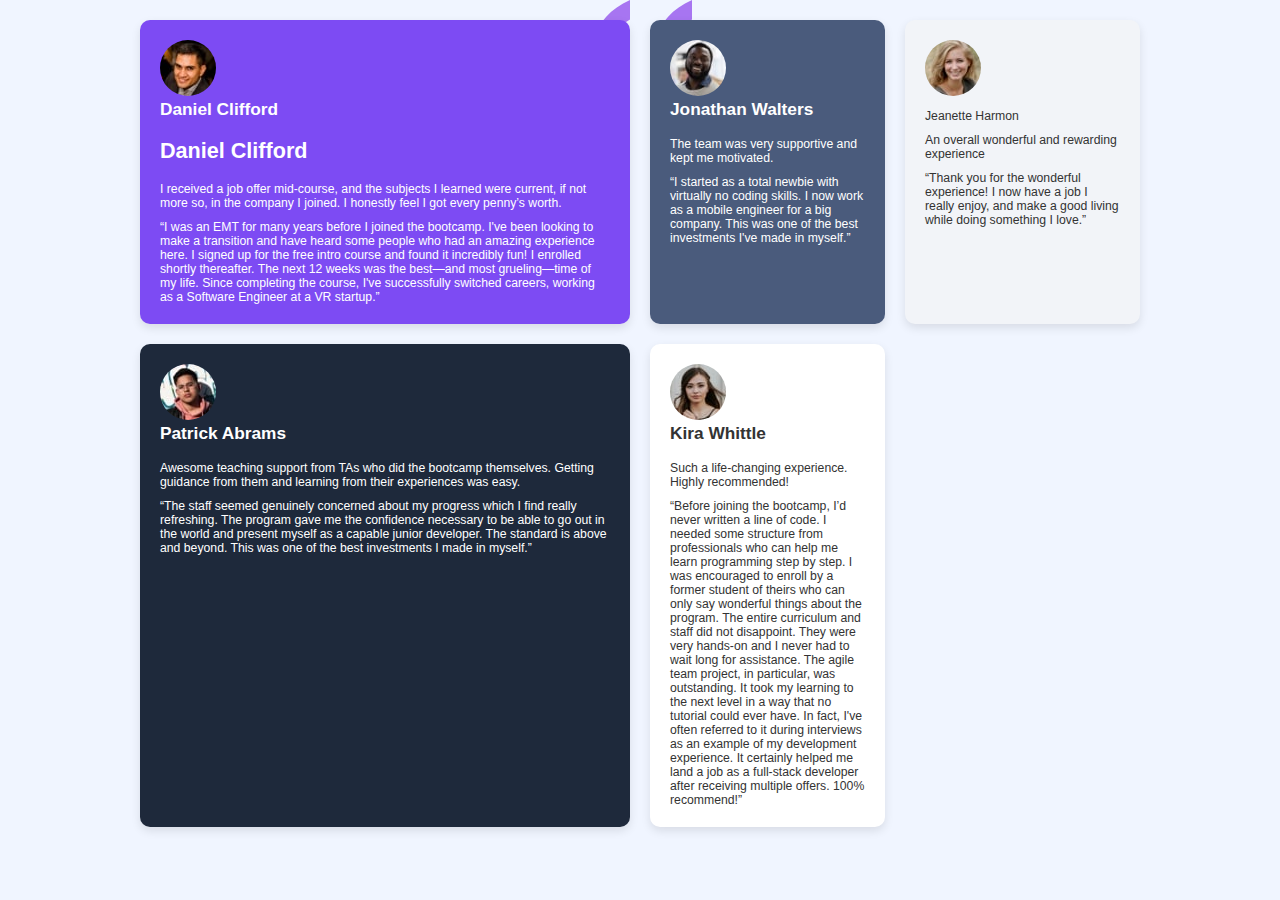
<file: CCB 2.0 Web Dev Assignment/Index.html>
<!DOCTYPE html>
<html lang="en">
  <head>
    <meta charset="UTF-8" />
    <meta name="viewport" content="width=device-width, initial-scale=1.0" />
    <title>Responsive Testimonials</title>
    <style>
      body {
        font-family: Arial, sans-serif;
        background-color: #f0f5ff;
        background-image: url(bg-pattern-quotation.svg);
        background-repeat: no-repeat;
        background-position-x: center;
        display: flex;
        justify-content: center;
        align-items: center;
        margin: 0;
        padding: 20px;
      }

      .testimonial-container {
        display: grid;
        grid-template-columns: repeat(4, 1fr);
        grid-gap: 20px;
        max-width: 1000px;
        width: 100%;
      }

      .testimonial-container img {
        border-radius: 50px;
      }

      .testimonial-card {
        padding: 20px;
        border-radius: 10px;
        color: white;
        box-shadow: 0 4px 10px rgba(0, 0, 0, 0.1);
        font-size: 0.9em;
      }

      .testimonial-card h3 {
        margin-top: 0;
        font-size: 1.2em;
      }

      .testimonial-card p {
        margin: 10px 0 0;
        font-size: 0.85em;
      }

      /* Colors for different cards */
      .purple {
        background-color: #7d4bf3;
        grid-column: span 2;
      }
      .blue {
        background-color: #4a5b7c;
        grid-column: span 1;
      }
      .light-gray {
        background-color: #f2f4f8;
        color: #333;
        grid-column: span 1;
      }
      .dark-blue {
        background-color: #1e293b;
        grid-column: span 2;
      }
      .white {
        background-color: #ffffff;
        color: #333;
        grid-column: span 1;
      }

      /* Responsive layout for smaller screens */
      @media (max-width: 768px) {
        .testimonial-container {
          grid-template-columns: 1fr;
        }
        .testimonial-card {
          grid-column: span 1;
        }
      }
    </style>
  </head>
  <body>
    <div class="testimonial-container">
      <div class="testimonial-card purple">
        <img src="image-daniel.jpg" />
        <h3>Daniel Clifford</h3>
        <h2 class="text-[13px] font-semibold mb-1 text-white">
          Daniel Clifford
        </h2>

        <p>
          I received a job offer mid-course, and the subjects I learned were
          current, if not more so, in the company I joined. I honestly feel I
          got every penny’s worth.
        </p>
        <p>
          “I was an EMT for many years before I joined the bootcamp. I've been
          looking to make a transition and have heard some people who had an
          amazing experience here. I signed up for the free intro course and
          found it incredibly fun! I enrolled shortly thereafter. The next 12
          weeks was the best—and most grueling—time of my life. Since completing
          the course, I've successfully switched careers, working as a Software
          Engineer at a VR startup.”
        </p>
      </div>

      <div class="testimonial-card blue">
        <img src="image-jonathan.jpg" />
        <h3>Jonathan Walters</h3>

        <p>The team was very supportive and kept me motivated.</p>
        <p>
          “I started as a total newbie with virtually no coding skills. I now
          work as a mobile engineer for a big company. This was one of the best
          investments I've made in myself.”
        </p>
      </div>

      <div class="testimonial-card light-gray">
        <img src="image-jeanette.jpg" />
        <p class="img">Jeanette Harmon</p>

        <p>An overall wonderful and rewarding experience</p>
        <p>
          “Thank you for the wonderful experience! I now have a job I really
          enjoy, and make a good living while doing something I love.”
        </p>
      </div>

      <div class="testimonial-card dark-blue">
        <img src="image-patrick.jpg" />
        <h3>Patrick Abrams</h3>

        <p>
          Awesome teaching support from TAs who did the bootcamp themselves.
          Getting guidance from them and learning from their experiences was
          easy.
        </p>
        <p>
          “The staff seemed genuinely concerned about my progress which I find
          really refreshing. The program gave me the confidence necessary to be
          able to go out in the world and present myself as a capable junior
          developer. The standard is above and beyond. This was one of the best
          investments I made in myself.”
        </p>
      </div>

      <div class="testimonial-card white">
        <img src="image-kira.jpg" />
        <h3>Kira Whittle</h3>

        <p>Such a life-changing experience. Highly recommended!</p>
        <p>
          “Before joining the bootcamp, I’d never written a line of code. I
          needed some structure from professionals who can help me learn
          programming step by step. I was encouraged to enroll by a former
          student of theirs who can only say wonderful things about the program.
          The entire curriculum and staff did not disappoint. They were very
          hands-on and I never had to wait long for assistance. The agile team
          project, in particular, was outstanding. It took my learning to the
          next level in a way that no tutorial could ever have. In fact, I've
          often referred to it during interviews as an example of my development
          experience. It certainly helped me land a job as a full-stack
          developer after receiving multiple offers. 100% recommend!”
        </p>
      </div>
    </div>
  </body>
</html>
</file>
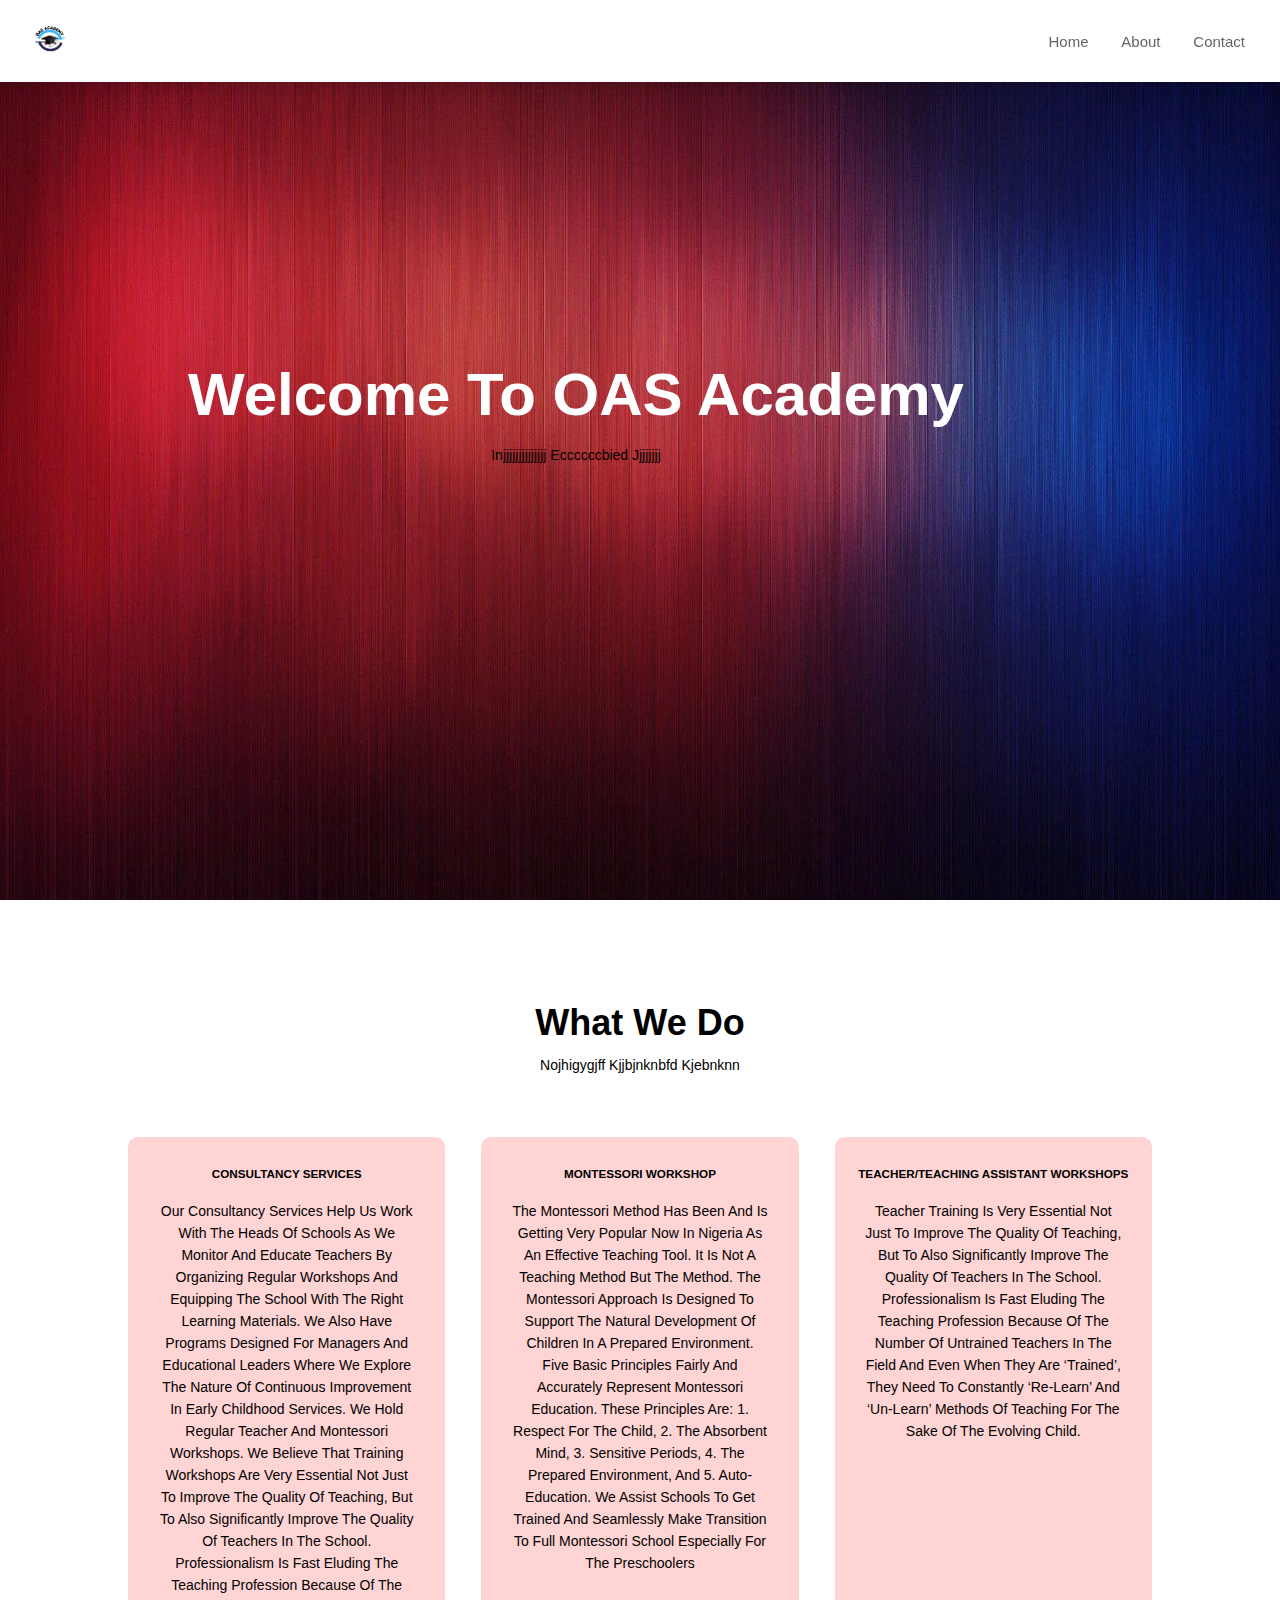
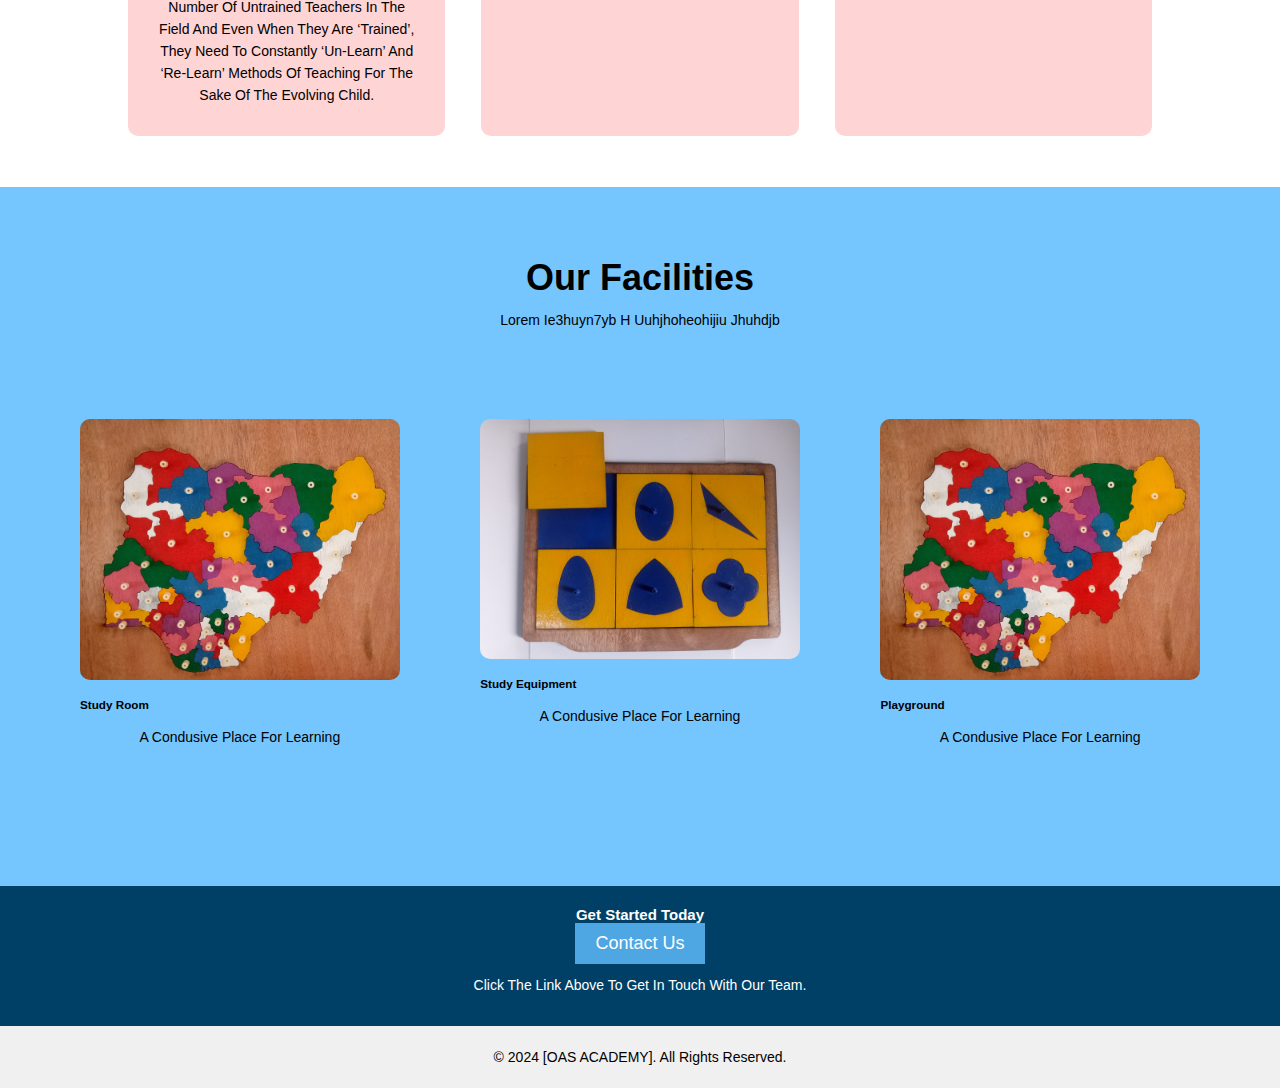
<file: Main Web - Copy/index.html>
<!DOCTYPE html>
<html lang="en">
  <head>
    <meta charset="utf-8" />
    <meta
      name="viewport"
      content="width=device-width, initial-scale=1, shrink-to-fit=no"
    />
    <link rel="stylesheet" href="style2.css" />
    <link
      rel="stylesheet"
      href="http://cdnjs.cloudflare.com/ajax/libs/font-awesome/5.15.3/css/all.min.css"
    />
    <!-- Boxicons CSS -->
    <link
      href="https://unpkg.com/boxicons@2.1.4/css/boxicons.min.css"
      rel="stylesheet"
    />
  </head>

  <body>
    <!-- Header Section -->
    <header>
      <input type="checkbox" name="" id="toggler" />
      <label for="toggler" class="bx bx-menu"></label>

      <a href="#" class="logo"> <img src="logo2.jpg" alt="OAS ACADEMY" /> </a>
      <nav class="navbar">
        <a href="index.html">Home</a>
        <a href="about.html">About</a>
        <a href="contact.html">Contact</a>
      </nav>
    </header>

   
    <section class="header">
      <img src="wp3.jpg" alt="" />

      <div class="text-box">
        <h1>Welcome to OAS Academy</h1>
        <p>injjjjjjjjjjjjjj eccccccbied jjjjjjjj</p>
      </div>
    </section>

   

    <!--- Course section --->
    <section class="course">
      <h1>What We Do</h1>
      <p>nojhigygjff kjjbjnknbfd kjebnknn</p>

      <div class="row">
        <div class="course-col">
          <h3>CONSULTANCY SERVICES</h3>
          <p>
            Our consultancy services help us work with the heads of schools as
            we monitor and educate teachers by organizing regular workshops and
            equipping the school with the right learning materials. We also have
            programs designed for managers and educational leaders where we
            explore the nature of continuous improvement in early childhood
            services. We hold regular Teacher and Montessori workshops. We
            believe that training workshops are very essential not just to
            improve the quality of teaching, but to also significantly improve
            the quality of teachers in the school. Professionalism is fast
            eluding the teaching profession because of the number of untrained
            teachers in the field and even when they are ‘trained’, they need to
            constantly ‘un-learn’ and ‘re-learn’ methods of teaching for the
            sake of the evolving child.
          </p>
        </div>
        <div class="course-col">
          <h3>MONTESSORI WORKSHOP</h3>
          <p>
            The Montessori Method has been and is getting very popular now in
            Nigeria as an effective teaching tool. It is not a teaching Method
            but The Method. The Montessori approach is designed to support the
            natural development of children in a prepared environment. Five
            basic principles fairly and accurately represent Montessori
            Education. These principles are: 1. Respect for the child, 2. the
            Absorbent mind, 3. Sensitive periods, 4. the Prepared Environment,
            and 5. Auto-education. We assist schools to get trained and
            seamlessly make transition to full Montessori school especially for
            the preschoolers
          </p>
        </div>
        <div class="course-col">
          <h3>TEACHER/TEACHING ASSISTANT WORKSHOPS</h3>
          <p>
            Teacher training is very essential not just to improve the quality
            of teaching, but to also significantly improve the quality of
            teachers in the school. Professionalism is fast eluding the Teaching
            profession because of the number of untrained teachers in the field
            and even when they are ‘trained’, they need to constantly ‘re-learn’
            and ‘un-learn’ methods of teaching for the sake of the evolving
            child.
          </p>
        </div>
      </div>
    </section>

    
    



    <!-- Features Section -->
     <div class="Good">
      <section class="facilities">
        <h1>our Facilities</h1>
        <p>lorem ie3huyn7yb h uuhjhoheohijiu jhuhdjb</p>
  
        <div class="row">
          <div class="facilities-col">
            <img src="Home 1.jpg" alt="" />
            <h3>Study Room</h3>
            <p>A condusive place for learning</p>
          </div>
  
          <div class="facilities-col">
            <img src="Home 2.jpg" alt="" />
            <h3>Study Equipment</h3>
            <p>A condusive place for learning</p>
          </div>
  
          <div class="facilities-col">
            <img src="Home 1.jpg" alt="" />
            <h3>playground</h3>
            <p>A condusive place for learning</p>
          </div>
        </div>
      </section>
    
    </div>

    <!-- Call-to-Action Section -->
    <section id="cta">
      <h2>Get Started Today</h2>
      <a href="contact.html"><button>Contact Us</button></a>

      <p>click the link above to get in touch with our team.</p>
    </section>

    <!-- Footer Section -->
    <footer id="Contact">
      <p>&copy; 2024 [OAS ACADEMY]. All rights reserved.</p>

    
  </body>
</html>
</file>
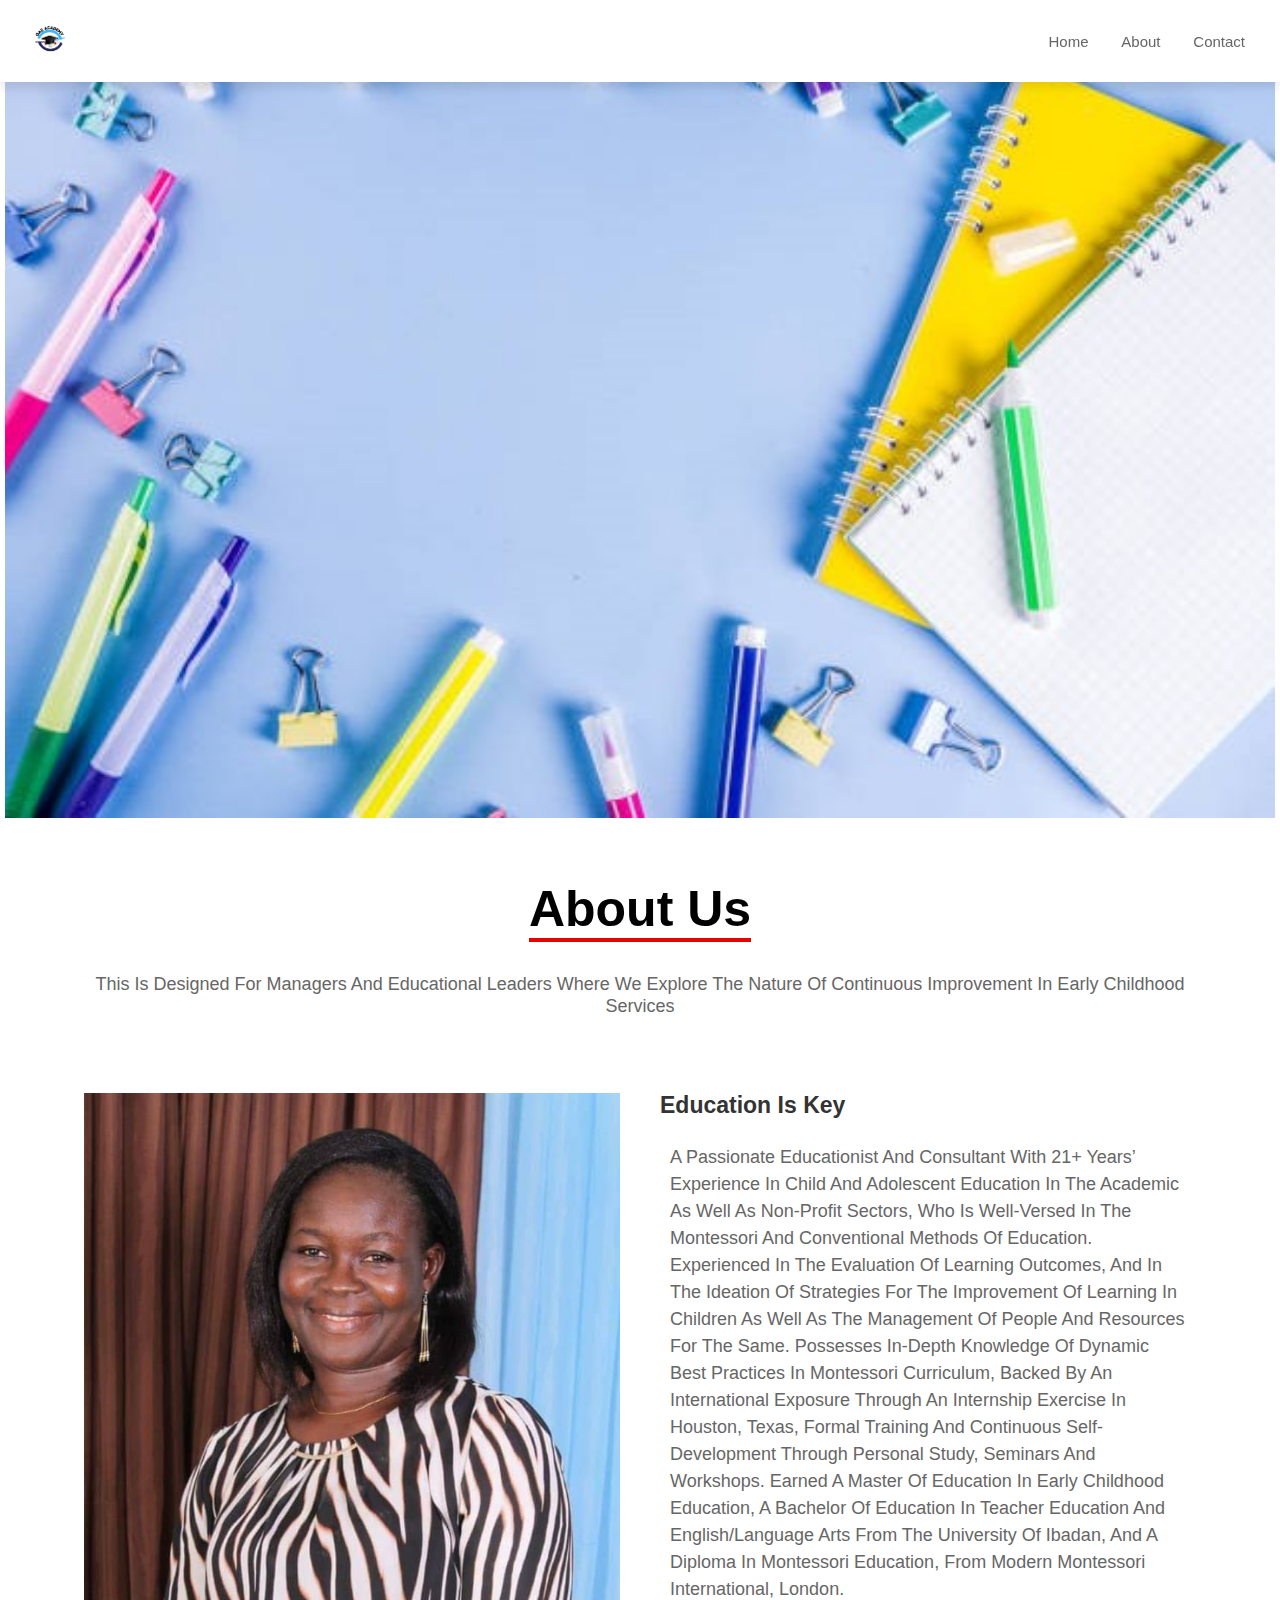
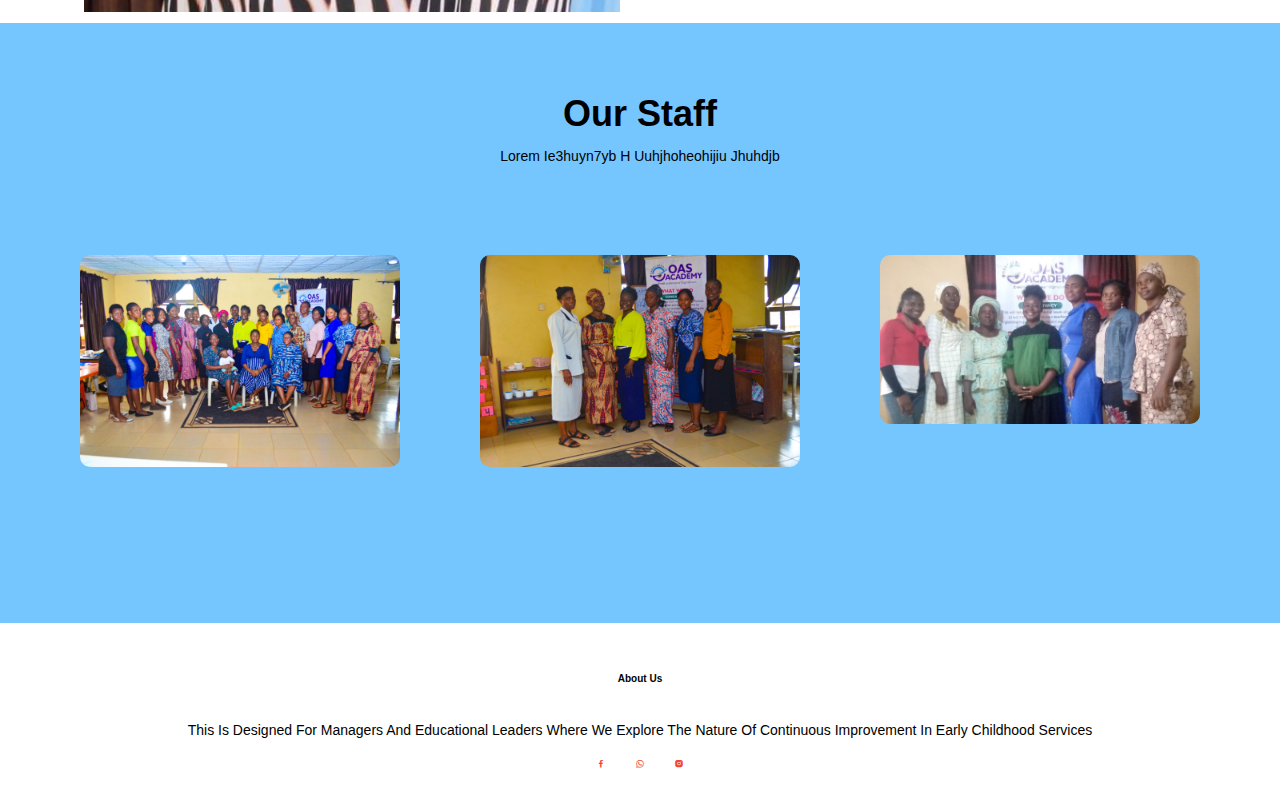
<file: Main Web - Copy/about.html>
<!DOCTYPE html>
<html lang="en">
  <head>
    <meta charset="utf-8" />
    <meta
      name="viewport"
      content="width=device-width, initial-scale=1, shrink-to-fit=no"
    />
    <link rel="stylesheet" href="style2.css" />
    <link
      rel="stylesheet"
      href="http://cdnjs.cloudflare.com/ajax/libs/font-awesome/5.15.3/css/all.min.css"
    />
    <!-- Boxicons CSS -->
    <link
      href="https://unpkg.com/boxicons@2.1.4/css/boxicons.min.css"
      rel="stylesheet"
    />
  </head>
  <body>
    <header>
      <input type="checkbox" name="" id="toggler" />
      <label for="toggler" class="bx bx-menu"></label>

      <a href="#" class="logo"> <img src="logo2.jpg" alt="OAS ACADEMY" /> </a>

      <nav class="navbar">
        <a href="index.html">Home</a>
        <a href="about.html">About</a>
        <a href="contact.html">Contact</a>
      </nav>
    </header>
    <div class="hero">
      <img src="bac 3.jpg.jpg" alt="Hero Image" />
    </div>

    <div class="heading">
      <h1>About us</h1>
      <p>
        This is designed for managers and educational leaders where we explore
        the nature of continuous improvement in early childhood services
      </p>
    </div>
    <div class="container">
      <section class="about">
        <div class="about-image">
          <img src="Img3.jpg" alt="" />
        </div>
        <div class="about-content">
          <h2>Education Is Key</h2>
          <p>
            A passionate educationist and consultant with 21+ years’ experience
            in child and adolescent education in the academic as well as
            non-profit sectors, who is well-versed in the Montessori and
            conventional methods of education. Experienced in the evaluation of
            learning outcomes, and in the ideation of strategies for the
            improvement of learning in children as well as the management of
            people and resources for the same. Possesses in-depth knowledge of
            dynamic best practices in Montessori curriculum, backed by an
            international exposure through an internship exercise in Houston,
            Texas, formal training and continuous self- development through
            personal study, seminars and workshops. Earned a Master of Education
            in Early Childhood Education, a Bachelor of Education in Teacher
            Education and English/Language Arts from the University of Ibadan,
            and a Diploma in Montessori Education, from Modern Montessori
            International, London.
          </p>
        </div>
      </section>
    </div>

    <div class="Good">
      <section class="facilities">
        <h1>our Staff</h1>
        <p>lorem ie3huyn7yb h uuhjhoheohijiu jhuhdjb</p>

        <div class="row">
          <div class="facilities-col">
            <img src="about 3.jpg" alt="" />
            <h3></h3>
            <p></p>
          </div>

          <div class="facilities-col">
            <img
              src="WhatsApp Image 2024-09-10 at 05.00.52_be99f684.jpg"
              alt=""
            />
            <h3></h3>
            <p></p>
          </div>

          <div class="facilities-col">
            <img src="about 1.jpg" alt="" />
            <h3></h3>
            <p></p>
          </div>
        </div>
      </section>
    </div>

    <section class="footer">
      <h4>About Us</h4>
      <p>
        This is designed for managers and educational leaders where we explore
        the nature of continuous improvement in early childhood services
      </p>
      <div class="icons">
        <i class="bx bxl-facebook"></i>

        <i class="bx bxl-whatsapp"></i>

        <i class="bx bxl-instagram-alt"></i>
      </div>
    </section>
  </body>
</html>
</file>
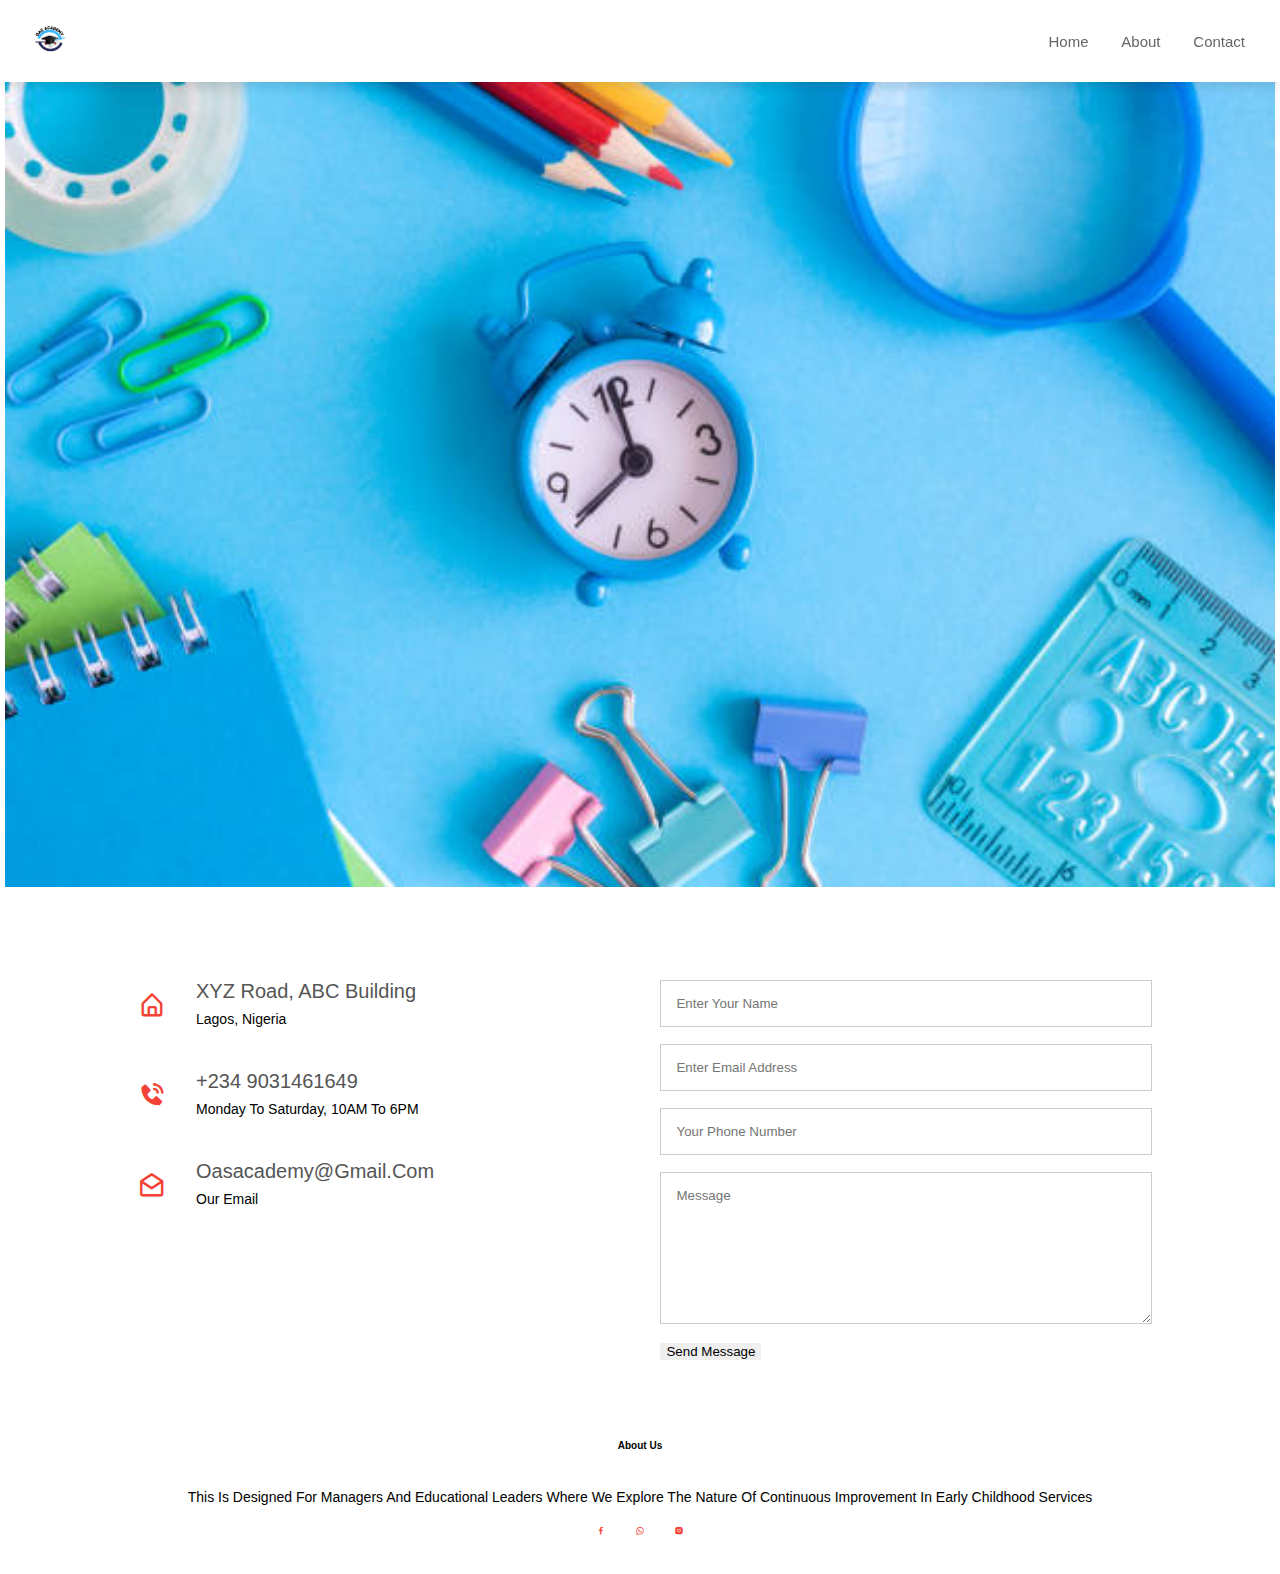
<file: Main Web - Copy/contact.html>
<!DOCTYPE html>
<html lang="en">
  <head>
    <meta charset="utf-8" />
    <meta
      name="viewport"
      content="width=device-width, initial-scale=1, shrink-to-fit=no"
    />
    <link rel="stylesheet" href="style2.css" />
    <link
      rel="stylesheet"
      href="http://cdnjs.cloudflare.com/ajax/libs/font-awesome/5.15.3/css/all.min.css"
    />
    <!-- Boxicons CSS -->
    <link
      href="https://unpkg.com/boxicons@2.1.4/css/boxicons.min.css"
      rel="stylesheet"
    />
  </head>

  <body>
    <!-- Header Section -->
    <header>
      <input type="checkbox" name="" id="toggler" />
      <label for="toggler" class="bx bx-menu"></label>

      <a href="#" class="logo"> <img src="logo2.jpg" alt="OAS ACADEMY" /> </a>
      <nav class="navbar">
        <a href="index.html">Home</a>
        <a href="about.html">About</a>
        <a href="contact.html">Contact</a>
      </nav>
    </header>

    <div class="hero">
      <img src="i 2.jpg" alt="Hero Image" />
    </div>

    <!---contact -->
    <section class="Contact-us">
      <div class="row">
        <div class="contact-col">
          <div>
            <i class="bx bx-home-alt"></i>
            <span>
              <h5>XYZ Road, ABC building</h5>
              <p>lagos, Nigeria</p>
            </span>
          </div>
          <div>
            <i class="bx bxs-phone-call"></i>
            <span>
              <h5>+234 9031461649</h5>
              <p>Monday to saturday, 10AM to 6PM</p>
            </span>
          </div>
          <div>
            <i class="bx bx-envelope-open"></i>
            <span>
              <h5>oasacademy@gmail.com</h5>
              <p>Our Email</p>
            </span>
          </div>
        </div>
        <div class="contact-col">
          <form action="" method="post">
            <input
              type="text"
              name="name"
              placeholder="Enter Your name"
              required
            />
            <input
              type="email"
              name="email"
              placeholder="Enter email address"
              required
            />
            <input
              type="text"
              name="subject"
              placeholder="Your Phone Number"
              required
            />
            <textarea
              rows="8"
              name="message"
              placeholder="Message"
              required
            ></textarea>
            <button type="submit" class="hero-btn red-btn">Send Message</button>
          </form>
        </div>
      </div>
    </section>

    <section class="footer">
      <h4>About Us</h4>
      <p>
        This is designed for managers and educational leaders where we explore
        the nature of continuous improvement in early childhood services
      </p>
      <div class="icons">
        <i class="bx bxl-facebook"></i>

        <i class="bx bxl-whatsapp"></i>

        <i class="bx bxl-instagram-alt"></i>
      </div>
    </section>
  </body>
</html>
</file>
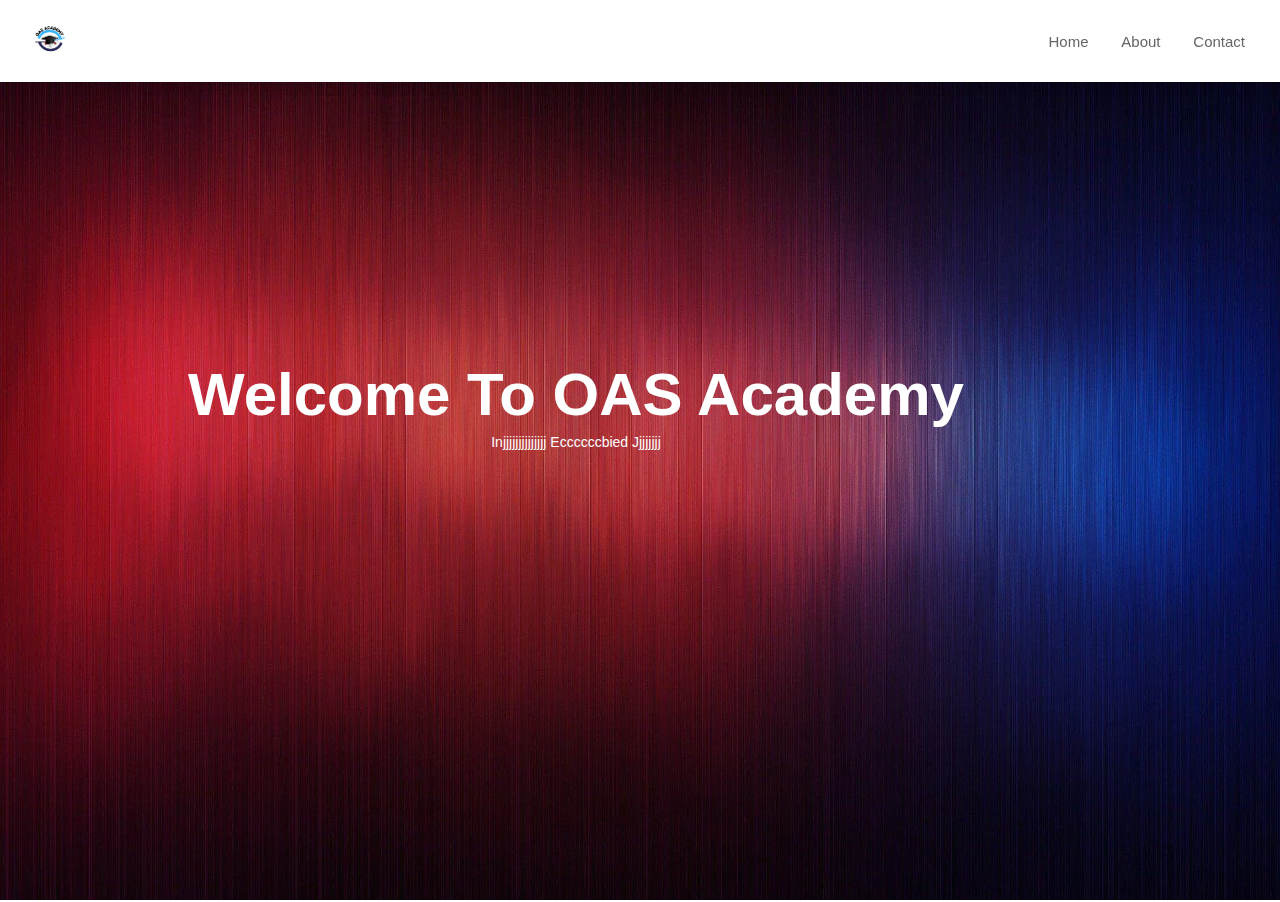
<file: Main Web - Copy/indes2.html>
<!DOCTYPE html>
<html lang="en">
  <head>
    <meta charset="utf-8" />
    <meta
      name="viewport"
      content="width=device-width, initial-scale=1, shrink-to-fit=no"
    />

    <link rel="stylesheet" href="styls.css" />
    <link
      rel="stylesheet"
      href="http://cdnjs.cloudflare.com/ajax/libs/font-awesome/5.15.3/css/all.min.css"
    />
    <!-- Boxicons CSS -->
    <link
      href="https://unpkg.com/boxicons@2.1.4/css/boxicons.min.css"
      rel="stylesheet"
    />
    <title>Education</title>
  </head>

  <body>
    <!-- Header Section -->
    <header>
      <input type="checkbox" name="" id="toggler" />
      <label for="toggler" class="bx bx-menu"></label>

      <a href="#" class="logo"> <img src="logo2.jpg" alt="OAS ACADEMY" /> </a>
      <nav class="navbar">
        <a href="">Home</a>
        <a href="">About</a>
        <a href="">Contact</a>
      </nav>
    </header>

    <section class="header">
      <img src="wp3340062.webp" alt="" />

      <div class="text-box">
        <h1>Welcome to OAS Academy</h1>
        <p>injjjjjjjjjjjjjj eccccccbied jjjjjjjj</p>
      </div>
    </section>
  </body>
</html>
</file>
<file: Main Web - Copy/style2.css>
* {
  margin: 0px;
  padding: p0;
  box-sizing: border-box;
  font-family: Tahoma, Geneva, sans-serif;
  outline: none;
  border: none;
  text-decoration: none;
  text-transform: capitalize;
}
html {
  font-size: 62.5%;
  scroll-behavior: smooth;
  scroll-padding-top: 6rem;
  overflow-x: hidden;
}

/* Header Start */
header {
  position: fixed;
  top: 0;
  left: 0;
  right: 0;
  z-index: 1000;
  background: #ffffff;
  padding: 10px 20px;
  display: flex;
  align-items: center;
  justify-content: space-between;
  box-shadow: 0 0.5rem 1rem rgba(0, 0, 0, 0.1);
}
header .logo {
  font-size: 10px;
  font-weight: bolder;
  color: #333;
  text-align: left;
}

header .logo img {
  max-width: 60px;
}

header .navbar a {
  font-size: 15px;
  padding: 0px 15px;
  color: #666666;
}
header .navbar a:hover {
  color: var(--blue);
}
.navbar {
  margin: 0px;
  padding: p0;
  box-sizing: border-box;
  font-family: Tahoma, Geneva, sans-serif;
  outline: none;
  border: none;
  text-decoration: none;
  text-transform: capitalize;
}
html {
  font-size: 62.5%;
  scroll-behavior: smooth;
  scroll-padding-top: 6rem;
  overflow-x: hidden;
}
.content {
  background-color: #ffffff;
  background-image: url();
  background-size: cover;

  padding-left: 200px;
  padding-bottom: 200px;
}

/* Header Start */
header {
  position: fixed;
  top: 0;
  left: 0;
  right: 0;
  z-index: 1000;
  background: #ffffff;
  padding: 10px 20px;
  display: flex;
  align-items: center;
  justify-content: space-between;
  box-shadow: 0 0.5rem 1rem rgba(0, 0, 0, 0.1);
}
header .logo {
  font-size: 10px;
  font-weight: bolder;
  color: #333;
  text-align: left;
}

header .logo img {
  max-width: 60px;
}

header .navbar a {
  font-size: 15px;
  padding: 0px 15px;
  color: #666666;
}
header .navbar a:hover {
  color: var(--blue);
}
.navbar a.active {
  background: rgb(3, 97, 119);
}

header #toggler {
  display: none;
}
header .bx-menu {
  font-size: 10px;
  color: #333;
  border-radius: 5px;
  padding: 0.5rem 1.5rem;
  cursor: pointer;
  border: 1px solid rgba(0, 0, 0, 0.3);
  display: none;
}
/* header End*/

/* Home page Start */
.content .main-text {
  position: relative;
  padding: 120px 50px;
  z-index: 2;
  margin-bottom: 50px;
}

.content .main-text p {
  max-width: 100%;
  width: 480px;
  color: rgb(255, 255, 255);
  line-height: 1.8;
  font-size: 2px;
  margin-bottom: 50px;
}

/* Home page End */

/* media queries */
@media (max-width: 991px) {
  html {
    font-size: 55%;
  }

  header {
    padding: 2rem;
  }
}

@media (max-width: 768px) {
  header .bx-menu {
    display: block;
  }

  header .navbar {
    position: absolute;
    top: 100%;
    left: 0;
    right: 0;
    background: #eee;
    border-top: 1rem solid rgba(0, 0, 0, 0.1);
    clip-path: polygon(0 0, 100% 0, 100% 0, 0 0);
  }
  header #toggler:checked ~ .navbar {
    clip-path: polygon(0 0, 100% 0, 100% 100%, 0 100%);
  }
  header .navbar a {
    margin: 1.5rem;
    padding: 1.5rem;
    background: #fff;
    border: 1rem solid rgba(0, 0, 0, 0.1);
    display: block;
  }
}

/* Header */
.header img {
  min-height: 100vh;
  width: 100%;
  background-image: linear-gradient(rgba(4, 9, 30, 0.7)) url(bac\ 2.jpg);
  background-position: center;
  background-size: cover;
  position: relative;
}

.text-box {
  width: 90%;
  color: white;
  position: absolute;
  top: 40%;
  text-align: center;
}

.text-box h1 {
  font-size: 60px;
}

.text-box p {
  margin: 5px 0 40px;
  font-size: 14px;
}
/* end*/

/* About us start*/
.heading {
  width: 90%;
  display: flex;
  justify-content: center;
  align-items: center;
  flex-direction: column;
  text-align: center;
  margin: 20px auto;
}
.heading h1 {
  font-size: 50px;
  color: #000;
  margin-bottom: 25px;
  position: relative;
}
.heading h1::after {
  content: "";
  position: absolute;
  width: 100%;
  height: 4px;
  display: block;
  margin: 0 auto;
  background-color: #e60303;
}
.heading p {
  font-size: 18px;
  color: #666;
  margin-bottom: 35px;
}
.container {
  width: 90%;
  margin: 0 auto;
  padding: 10px 20px;
}
.about {
  display: flex;
  justify-content: space-between;
  align-items: center;
  flex-wrap: wrap;
}
.about-image {
  flex: 1;
  margin-right: 40px;
  overflow: hidden;
}
.about-image img {
  max-width: 100%;
  height: auto;
  display: block;
  transition: 0.5s ease;
}
.about-image:hover img {
  transform: scale(1.1);
}
.about-content {
  flex: 1;
}
.about-content h2 {
  font-size: 23px;
  margin-bottom: 15px;
  color: #333;
}
.about-content p {
  font-size: 18px;
  line-height: 1.5;
  color: #666;
}

@media screen and (max-width: 768px) {
  .heading {
    padding: 0px 20px;
  }
  .heading h1 {
    font-size: 36px;
  }
  .heading p {
    font-size: 17px;
    margin-bottom: 0px;
  }
  .container {
    padding: 0px;
  }
  .about {
    padding: 20px;
    flex-direction: column;
  }
  .about-image {
    margin-right: 0px;
    margin-bottom: 20px;
  }
  .about-content p {
    padding: 0px 0px;
    font-size: 10px;
  }
  .about-content .Learn-More {
    font-size: 16px;
  }
}
/* About us end*/

/* What We Offer */
#features {
  display: flex;
  flex-wrap: wrap;
  justify-content: center;
}

.feature {
  margin: 20px;
  width: 300px;
  background-color: #04aaec;
  padding: 20px;
  border: 1px solid #ddd;
  border-radius: 10px;
  box-shadow: 1px 1px 1px 1px;
}

.feature i {
  font-size: 36px;
  margin-bottom: 10px;
}

.feature h3 {
  font-size: 24px;
  margin-bottom: 10px;
  color: #fff;
}

.Good {
  padding: 60px;
  background-color: #ededed;
}

/* Footer Start */
#cta {
  background-color: #004066;
  color: #fff;
  padding: 20px;
  text-align: center;
}

#cta button {
  background-color: #4ea6e2;
  color: #fff;
  border: none;
  padding: 10px 20px;
  font-size: 18px;
  cursor: pointer;
}

#cta button:hover {
  background-color: #008dd4;
}

footer {
  background-color: #f0f0f0;
  padding: 10px;
  text-align: center;
  color: #000000;
}

footer ul {
  list-style: none;
  margin: 0;
  padding: 0;
  display: flex;
  justify-content: space-between;
}

footer li {
  margin-right: 20px;
}

footer a {
  color: #000000;
  text-decoration: none;
}

footer a:hover {
  color: #000000;
}
/*footer End */

.hero {
  position: relative;
  text-align: center;
  color: white;
  padding: 40px 5px;
}

.hero img {
  width: 100%;
  height: auto;
}

header #toggler {
  display: none;
}
header .bx-menu {
  font-size: 10px;
  color: #333;
  border-radius: 5px;
  padding: 0.5rem 1.5rem;
  cursor: pointer;
  border: 1px solid rgba(0, 0, 0, 0.3);
  display: none;
}
/* header End*/

/* media queries */
@media (max-width: 991px) {
  html {
    font-size: 55%;
  }

  header {
    padding: 2rem;
  }
}

@media (max-width: 768px) {
  header .bx-menu {
    display: block;
  }

  header .navbar {
    position: absolute;
    top: 100%;
    left: 0;
    right: 0;
    background: #eee;
    border-top: 1rem solid rgba(0, 0, 0, 0.1);
    clip-path: polygon(0 0, 100% 0, 100% 0, 0 0);
  }
  header #toggler:checked ~ .navbar {
    clip-path: polygon(0 0, 100% 0, 100% 100%, 0 100%);
  }
  header .navbar a {
    margin: 1.5rem;
    padding: 1.5rem;
    background: #fff;
    border: 1rem solid rgba(0, 0, 0, 0.1);
    display: block;
  }

  .hero h1 {
    font-size: 20px;
  }
}

/* course start */
.course {
  width: 80%;
  margin: auto;
  text-align: center;
  padding-top: 100px;
}

h1 {
  font-size: 36px;
  font-weight: 600;
}

p {
  color: rgb(0, 0, 0);
  font-size: 14px;
  font-weight: 300;
  line-height: 22px;
  padding: 10px;
}

.row {
  margin-top: 5%;
  display: flex;
  justify-content: space-between;
}

.course-col {
  flex-basis: 31%;
  background: #ffd4d4;
  border-radius: 10px;
  margin-bottom: 5%;
  padding: 20px;
  transition: 0.5;
}

h3 {
  text-align: center;
  font-weight: 600;
  margin: 10px 0;
}

.course-col:hover {
  box-shadow: 0 0 20px 0px rgba(0, 0, 0, 0.2);
}

@media (max-width: 700px) {
  .row {
    flex-direction: column;
  }
}
/* course End */

/* Facilities Start */
.facilities {
  width: 100%;
  margin: auto;
  text-align: center;
  padding-top: 10px;
}

.facilities-col {
  flex-basis: 31%;
  border-radius: 10px;
  margin-bottom: 5%;
  padding: 20px;
}

.facilities-col img {
  width: 100%;
  border-radius: 10px;
}

.facilities-col p {
  padding: 0;
}

.facilities-col h3 {
  margin-top: 16px;
  margin-bottom: 15px;
  text-align: left;
}
/* End */

/* Footer Start */
#cta {
  background-color: #004066;
  color: #fff;
  padding: 20px;
  text-align: center;
}

#cta p {
  color: #fff;
}

#cta button {
  background-color: #4ea6e2;
  color: #fff;
  border: none;
  padding: 10px 20px;
  font-size: 18px;
  cursor: pointer;
}

#cta button:hover {
  background-color: #008dd4;
}

footer {
  background-color: #f0f0f0;
  padding: 10px;
  text-align: center;
  color: #ffffff;
}

footer ul {
  list-style: none;
  margin: 0;
  padding: 0;
  display: flex;
  justify-content: space-between;
}

footer li {
  margin-right: 20px;
}

footer a {
  color: #000000;
  text-decoration: none;
}

footer a:hover {
  color: #000000;
}
/*footer End */

/* con start */
.Contact-us {
  width: 80%;
  margin: auto;
}
.contact-col {
  flex-basis: 48%;
  margin-bottom: 30px;
}
.contact-col div {
  display: flex;
  align-items: center;
  margin-bottom: 40px;
}
.contact-col div .bx {
  font-size: 28px;
  color: #f44336;
  margin: 10px;
  margin-right: 30px;
}
.contact-col div p {
  padding: 0;
}
.contact-col div h5 {
  font-size: 20px;
  margin-bottom: 5px;
  color: #555;
  font-weight: 400;
}
/* con start */

/* con start */
.contact-col input,
.contact-col textarea {
  width: 100%;
  padding: 15px;
  margin-bottom: 17px;
  outline: none;
  border: 1px solid #ccc;
  box-sizing: border-box;
}

/* footer start contact*/
.footer {
  width: 100%;
  text-align: center;
  padding: 30px 0;
}

.footer h4 {
  margin-bottom: 25px;
  margin-top: 20px;
  font-weight: 600;
}

.icons .bx {
  color: #f44336;
  margin: 0 13px;
  cursor: pointer;
  padding: 8px 0;
}

.Good {
  padding: 60px;
  background-color: #75c6ff;
}

main {
  width: 100%;
  height: calc(100vh - 60px);

  margin-top: 90px;

  background-repeat: no-repeat;
}
</file>
<file: Main Web - Copy/styls.css>
* {
  margin: 0px;
  padding: p0;
  box-sizing: border-box;
  font-family: Tahoma, Geneva, sans-serif;
  outline: none;
  border: none;
  text-decoration: none;
  text-transform: capitalize;
}
html {
  font-size: 62.5%;
  scroll-behavior: smooth;
  scroll-padding-top: 6rem;
  overflow-x: hidden;
}

/* Header Start */
header {
  position: fixed;
  top: 0;
  left: 0;
  right: 0;
  z-index: 1000;
  background: #ffffff;
  padding: 10px 20px;
  display: flex;
  align-items: center;
  justify-content: space-between;
  box-shadow: 0 0.5rem 1rem rgba(0, 0, 0, 0.1);
}
header .logo {
  font-size: 10px;
  font-weight: bolder;
  color: #333;
  text-align: left;
}

header .logo img {
  max-width: 60px;
}

header .navbar a {
  font-size: 15px;
  padding: 0px 15px;
  color: #666666;
}
header .navbar a:hover {
  color: var(--blue);
}
.navbar {
  margin: 0px;
  padding: p0;
  box-sizing: border-box;
  font-family: Tahoma, Geneva, sans-serif;
  outline: none;
  border: none;
  text-decoration: none;
  text-transform: capitalize;
}
html {
  font-size: 62.5%;
  scroll-behavior: smooth;
  scroll-padding-top: 6rem;
  overflow-x: hidden;
}
.content {
  background-color: #ffffff;
  background-image: url();
  background-size: cover;

  padding-left: 200px;
  padding-bottom: 200px;
}

/* Header Start */
header {
  position: fixed;
  top: 0;
  left: 0;
  right: 0;
  z-index: 1000;
  background: #ffffff;
  padding: 10px 20px;
  display: flex;
  align-items: center;
  justify-content: space-between;
  box-shadow: 0 0.5rem 1rem rgba(0, 0, 0, 0.1);
}
header .logo {
  font-size: 10px;
  font-weight: bolder;
  color: #333;
  text-align: left;
}

header .logo img {
  max-width: 60px;
}

header .navbar a {
  font-size: 15px;
  padding: 0px 15px;
  color: #666666;
}
header .navbar a:hover {
  color: var(--blue);
}
.navbar a.active {
  background: rgb(3, 97, 119);
}

header #toggler {
  display: none;
}
header .bx-menu {
  font-size: 10px;
  color: #333;
  border-radius: 5px;
  padding: 0.5rem 1.5rem;
  cursor: pointer;
  border: 1px solid rgba(0, 0, 0, 0.3);
  display: none;
}
/* header End*/

/* media queries */
@media (max-width: 991px) {
  html {
    font-size: 55%;
  }

  header {
    padding: 2rem;
  }
}

@media (max-width: 768px) {
  header .navbar {
    position: absolute;
    top: 100%;
    left: 0;
    right: 0;
    background: #eee;
    border-top: 1rem solid rgba(0, 0, 0, 0.1);
    clip-path: polygon(0 0, 100% 0, 100% 0, 0 0);
  }
  header #toggler:checked ~ .navbar {
    clip-path: polygon(0 0, 100% 0, 100% 100%, 0 100%);
  }
  header .navbar a {
    margin: 1.5rem;
    padding: 1.5rem;
    background: #fff;
    border: 1rem solid rgba(0, 0, 0, 0.1);
    display: block;
  }
}

/* Header */
.header img {
  min-height: 100vh;
  width: 100%;
  background-image: linear-gradient(rgba(4, 9, 30, 0.7)) url(bac\ 2.jpg);
  background-position: center;
  background-size: cover;
  position: relative;
}

.text-box {
  width: 90%;
  color: white;
  position: absolute;
  top: 40%;
  text-align: center;
}

.text-box h1 {
  font-size: 60px;
}

.text-box p {
  margin: 5px 0 40px;
  font-size: 14px;
}
</file>
